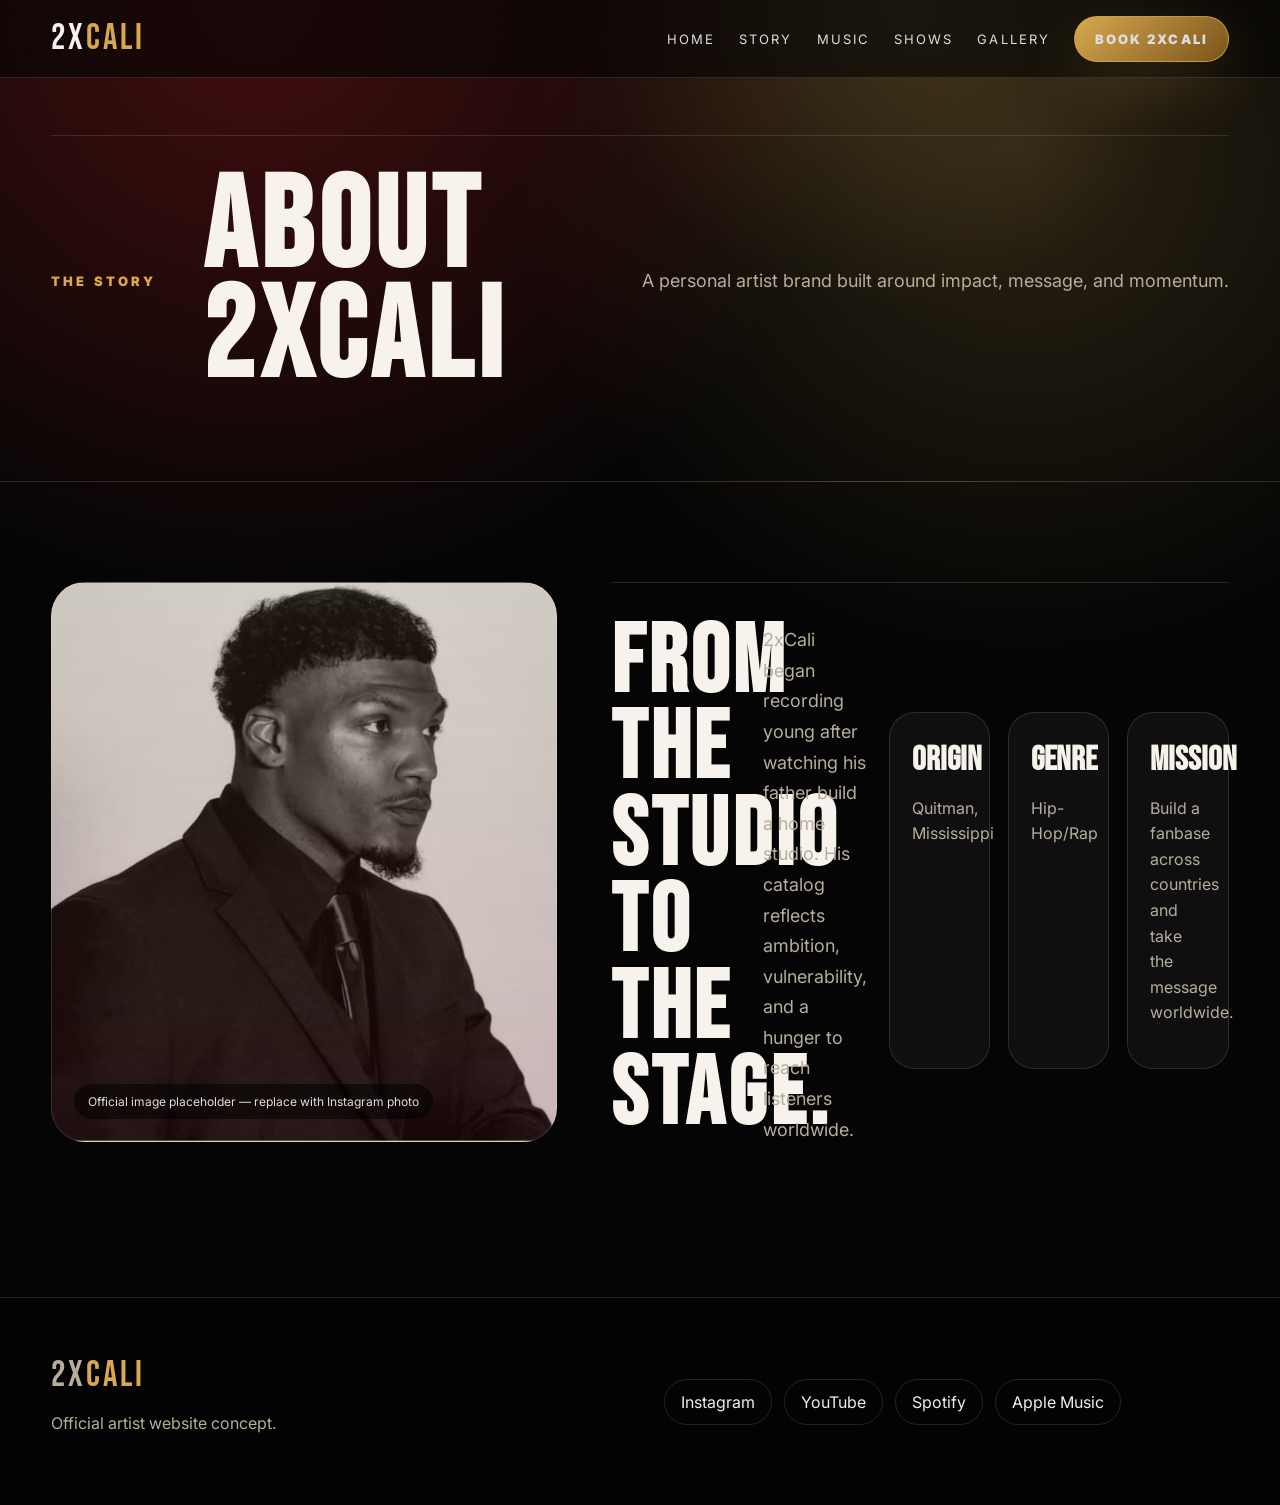
<file: about.html>
<!DOCTYPE html><html lang="en"><head><meta charset="UTF-8"><meta name="viewport" content="width=device-width,initial-scale=1"><title>2xCali | About</title><meta name="description" content="2xCali official about page"><link rel="preconnect" href="https://fonts.googleapis.com"><link rel="preconnect" href="https://fonts.gstatic.com" crossorigin><link href="https://fonts.googleapis.com/css2?family=Bebas+Neue&family=Inter:wght@400;600;800;900&display=swap" rel="stylesheet"><link rel="stylesheet" href="assets/styles.css"><link rel="icon" type="image/png" href="favicon.png"><link rel="shortcut icon" href="favicon.png"></head><body><header class="nav"><div class="nav-inner"><a class="brand" href="index.html">2x<span>CALI</span></a><button class="menu">☰</button><nav class="links"><a href="index.html">Home</a><a href="about.html">Story</a><a href="music.html">Music</a><a href="shows.html">Shows</a><a href="gallery.html">Gallery</a><a href="contact.html" class="cta">Book 2xCali</a></nav></div></header><section class="page-hero"><div class="container fade"><div class="eyebrow">The Story</div><h1>About 2xCali</h1><p class="lead">A personal artist brand built around impact, message, and momentum.</p></div></section><section class="section"><div class="container split"><div class="portrait fade"></div><div class="fade"><h2>From the studio to the stage.</h2><p class="lead">2xCali began recording young after watching his father build a home studio. His catalog reflects ambition, vulnerability, and a hunger to reach listeners worldwide.</p><div class="cards"><div class="card"><h3>Origin</h3><p>Quitman, Mississippi</p></div><div class="card"><h3>Genre</h3><p>Hip-Hop/Rap</p></div><div class="card"><h3>Mission</h3><p>Build a fanbase across countries and take the message worldwide.</p></div></div></div></div></section><footer class="footer"><div class="container split"><div><a class="brand" href="index.html">2x<span>CALI</span></a><p>Official artist website concept.</p></div><div class="socials"><a href="https://www.instagram.com/2xcali" target="_blank">Instagram</a><a href="https://www.youtube.com/@official2xcali1502" target="_blank">YouTube</a><a href="https://open.spotify.com/artist/7C4UHpyOzX5Bt34fuuVkRr" target="_blank">Spotify</a><a href="https://music.apple.com/us/artist/2xcali/1384316539" target="_blank">Apple Music</a></div></div></footer><script src="assets/script.js"></script></body></html>
</file>
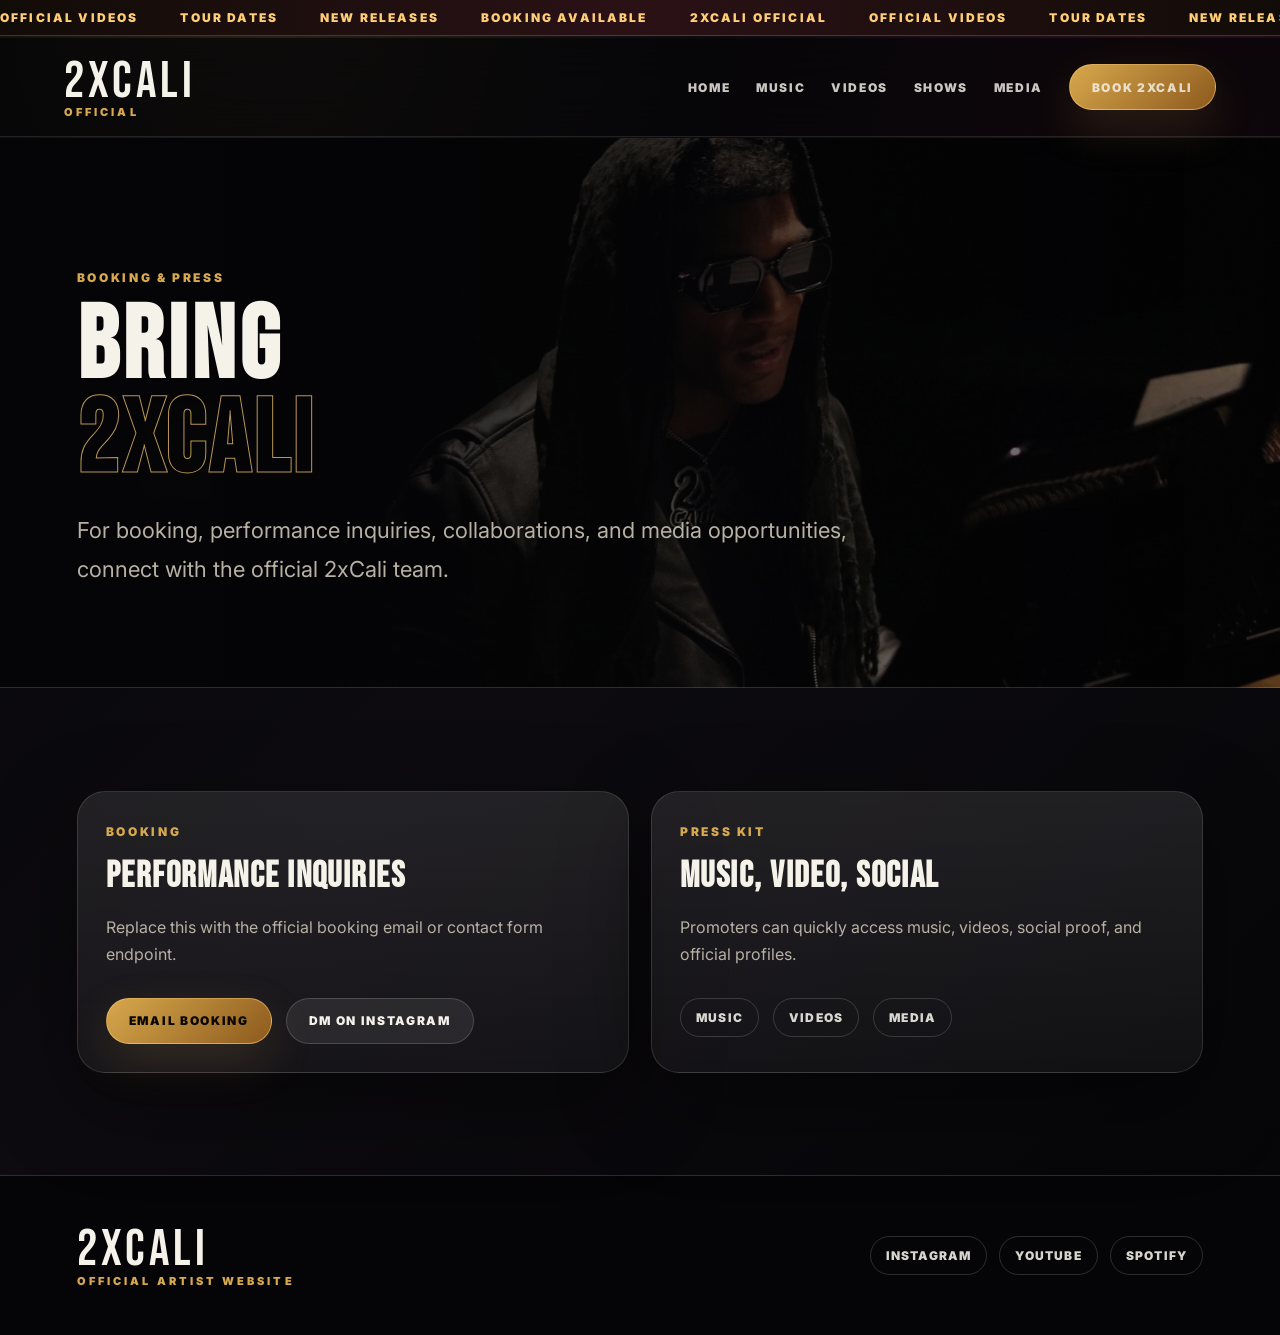
<file: booking.html>
<!DOCTYPE html>
<html lang="en">
<head>
  <meta charset="UTF-8">
  <link rel="icon" type="image/png" href="favicon.png">
  <link rel="shortcut icon" href="favicon.png">
  <meta name="viewport" content="width=device-width, initial-scale=1.0">
  <title>Booking | 2xCali</title>
  <link rel="preconnect" href="https://fonts.googleapis.com">
  <link rel="preconnect" href="https://fonts.gstatic.com" crossorigin>
  <link href="https://fonts.googleapis.com/css2?family=Bebas+Neue&family=Inter:wght@400;600;800;900&display=swap" rel="stylesheet">
  <link rel="stylesheet" href="css/styles.css">
</head>
<body>
  <div class="top-ticker"><div class="ticker-track"><span>Official Videos</span><span>Tour Dates</span><span>New Releases</span><span>Booking Available</span><span>2xCali Official</span><span>Official Videos</span><span>Tour Dates</span><span>New Releases</span><span>Booking Available</span><span>2xCali Official</span></div></div>
  <header class="site-header"><div class="nav-wrap"><a class="brand" href="index.html"><span class="brand-main">2xCali</span><span class="brand-sub">Official</span></a><button class="menu-btn">☰</button><nav class="nav-links"><a href="index.html">Home</a><a href="music.html">Music</a><a href="videos.html">Videos</a><a href="shows.html">Shows</a><a href="media.html">Media</a><a href="booking.html" class="nav-cta">Book 2xCali</a></nav></div></header>

  <main>
    <section class="page-hero">
      <span class="eyebrow">Booking & Press</span>
      <h1>Bring <span>2xCali</span></h1>
      <p>For booking, performance inquiries, collaborations, and media opportunities, connect with the official 2xCali team.</p>
    </section>

    <section class="section">
      <div class="grid-2">
        <article class="card">
          <span class="eyebrow">Booking</span>
          <h3>Performance inquiries</h3>
          <p>Replace this with the official booking email or contact form endpoint.</p>
          <div class="card-actions">
            <a class="btn" href="mailto:booking@example.com">Email Booking</a>
            <a class="btn secondary" href="https://www.instagram.com/2xcali" target="_blank" rel="noopener">DM on Instagram</a>
          </div>
        </article>

        <article class="card">
          <span class="eyebrow">Press Kit</span>
          <h3>Music, video, social</h3>
          <p>Promoters can quickly access music, videos, social proof, and official profiles.</p>
          <div class="card-actions">
            <a class="pill" href="music.html">Music</a>
            <a class="pill" href="videos.html">Videos</a>
            <a class="pill" href="media.html">Media</a>
          </div>
        </article>
      </div>
    </section>
  </main>

  <footer class="footer"><div class="footer-inner"><div class="brand"><span class="brand-main">2xCali</span><span class="brand-sub">Official Artist Website</span></div><div class="socials"><a class="pill" href="https://www.instagram.com/2xcali" target="_blank">Instagram</a><a class="pill" href="https://www.youtube.com/@official2xcali1502/videos" target="_blank">YouTube</a><a class="pill" href="https://open.spotify.com/artist/7C4UHpyOzX5Bt34fuuVkRr" target="_blank">Spotify</a></div></div></footer>
  <script src="js/script.js"></script>
</body>
</html>
</file>
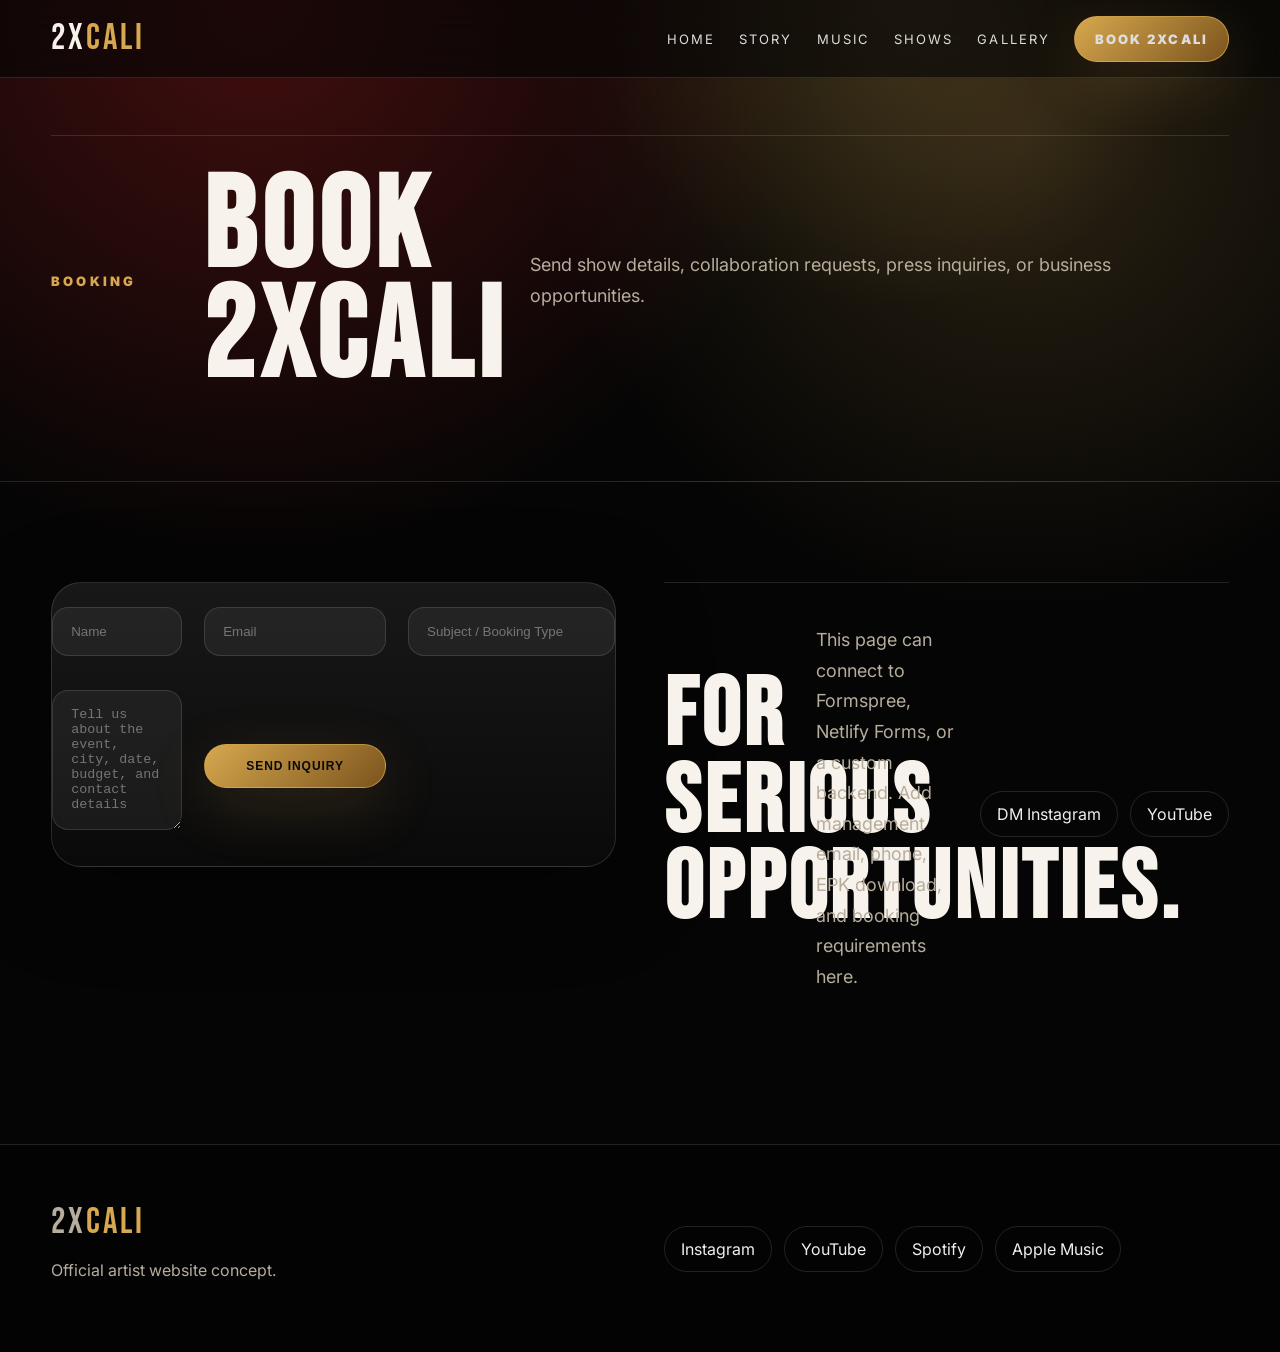
<file: contact.html>
<!DOCTYPE html><html lang="en"><head><meta charset="UTF-8"><link rel="icon" type="image/png" href="favicon.png"><link rel="shortcut icon" href="favicon.png"><meta name="viewport" content="width=device-width,initial-scale=1"><title>2xCali | Contact</title><meta name="description" content="2xCali official contact page"><link rel="preconnect" href="https://fonts.googleapis.com"><link rel="preconnect" href="https://fonts.gstatic.com" crossorigin><link href="https://fonts.googleapis.com/css2?family=Bebas+Neue&family=Inter:wght@400;600;800;900&display=swap" rel="stylesheet"><link rel="stylesheet" href="assets/styles.css"></head><body><header class="nav"><div class="nav-inner"><a class="brand" href="index.html">2x<span>CALI</span></a><button class="menu">☰</button><nav class="links"><a href="index.html">Home</a><a href="about.html">Story</a><a href="music.html">Music</a><a href="shows.html">Shows</a><a href="gallery.html">Gallery</a><a href="contact.html" class="cta">Book 2xCali</a></nav></div></header><section class="page-hero"><div class="container fade"><div class="eyebrow">Booking</div><h1>Book 2xCali</h1><p class="lead">Send show details, collaboration requests, press inquiries, or business opportunities.</p></div></section><section class="section"><div class="container split"><form class="panel fade" action="https://formspree.io/f/your-form-id" method="POST"><input name="name" placeholder="Name" required><input name="email" type="email" placeholder="Email" required><input name="subject" placeholder="Subject / Booking Type"><textarea name="message" placeholder="Tell us about the event, city, date, budget, and contact details"></textarea><button class="btn" type="submit">Send Inquiry</button></form><div class="fade"><h2>For serious opportunities.</h2><p class="lead">This page can connect to Formspree, Netlify Forms, or a custom backend. Add management email, phone, EPK download, and booking requirements here.</p><div class="socials"><a href="https://www.instagram.com/2xcali" target="_blank">DM Instagram</a><a href="https://www.youtube.com/@official2xcali1502" target="_blank">YouTube</a></div></div></div></section><footer class="footer"><div class="container split"><div><a class="brand" href="index.html">2x<span>CALI</span></a><p>Official artist website concept.</p></div><div class="socials"><a href="https://www.instagram.com/2xcali" target="_blank">Instagram</a><a href="https://www.youtube.com/@official2xcali1502" target="_blank">YouTube</a><a href="https://open.spotify.com/artist/7C4UHpyOzX5Bt34fuuVkRr" target="_blank">Spotify</a><a href="https://music.apple.com/us/artist/2xcali/1384316539" target="_blank">Apple Music</a></div></div></footer><script src="assets/script.js"></script></body></html>
</file>
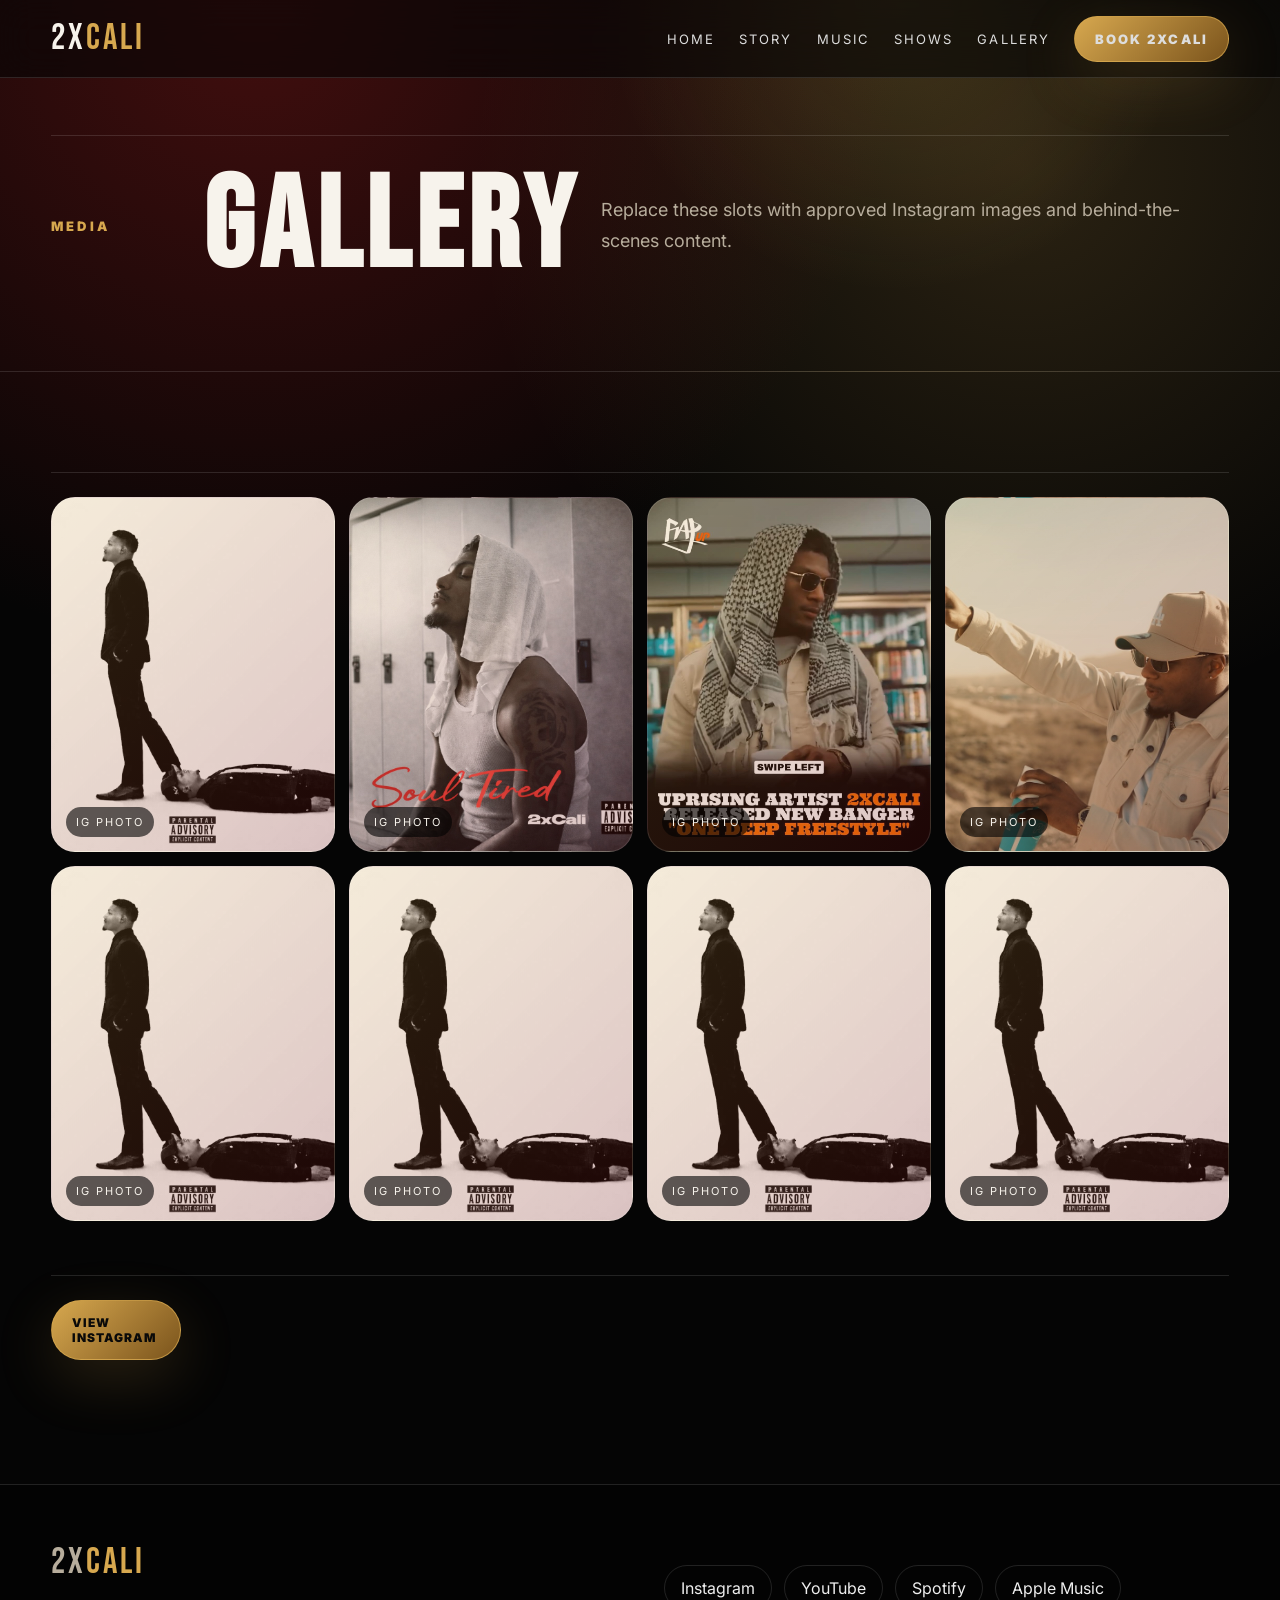
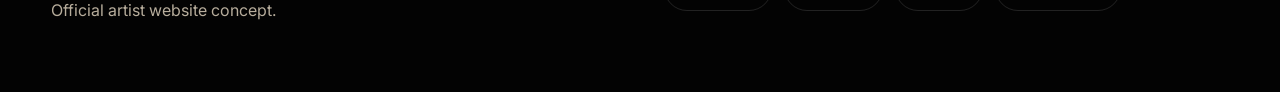
<file: gallery.html>
<!DOCTYPE html><html lang="en"><head><meta charset="UTF-8"><link rel="icon" type="image/png" href="favicon.png"><link rel="shortcut icon" href="favicon.png"><meta name="viewport" content="width=device-width,initial-scale=1"><title>2xCali | Gallery</title><meta name="description" content="2xCali official gallery page"><link rel="preconnect" href="https://fonts.googleapis.com"><link rel="preconnect" href="https://fonts.gstatic.com" crossorigin><link href="https://fonts.googleapis.com/css2?family=Bebas+Neue&family=Inter:wght@400;600;800;900&display=swap" rel="stylesheet"><link rel="stylesheet" href="assets/styles.css"></head><body><header class="nav"><div class="nav-inner"><a class="brand" href="index.html">2x<span>CALI</span></a><button class="menu">☰</button><nav class="links"><a href="index.html">Home</a><a href="about.html">Story</a><a href="music.html">Music</a><a href="shows.html">Shows</a><a href="gallery.html">Gallery</a><a href="contact.html" class="cta">Book 2xCali</a></nav></div></header><section class="page-hero"><div class="container fade"><div class="eyebrow">Media</div><h1>Gallery</h1><p class="lead">Replace these slots with approved Instagram images and behind-the-scenes content.</p></div></section><section class="section"><div class="container"><div class="gallery fade"><div class="shot"></div><div class="shot"></div><div class="shot"></div><div class="shot"></div><div class="shot"></div><div class="shot"></div><div class="shot"></div><div class="shot"></div></div><div class="actions fade"><a class="btn" target="_blank" href="https://www.instagram.com/2xcali">View Instagram</a></div></div></section><footer class="footer"><div class="container split"><div><a class="brand" href="index.html">2x<span>CALI</span></a><p>Official artist website concept.</p></div><div class="socials"><a href="https://www.instagram.com/2xcali" target="_blank">Instagram</a><a href="https://www.youtube.com/@official2xcali1502" target="_blank">YouTube</a><a href="https://open.spotify.com/artist/7C4UHpyOzX5Bt34fuuVkRr" target="_blank">Spotify</a><a href="https://music.apple.com/us/artist/2xcali/1384316539" target="_blank">Apple Music</a></div></div></footer><script src="assets/script.js"></script></body></html>
</file>
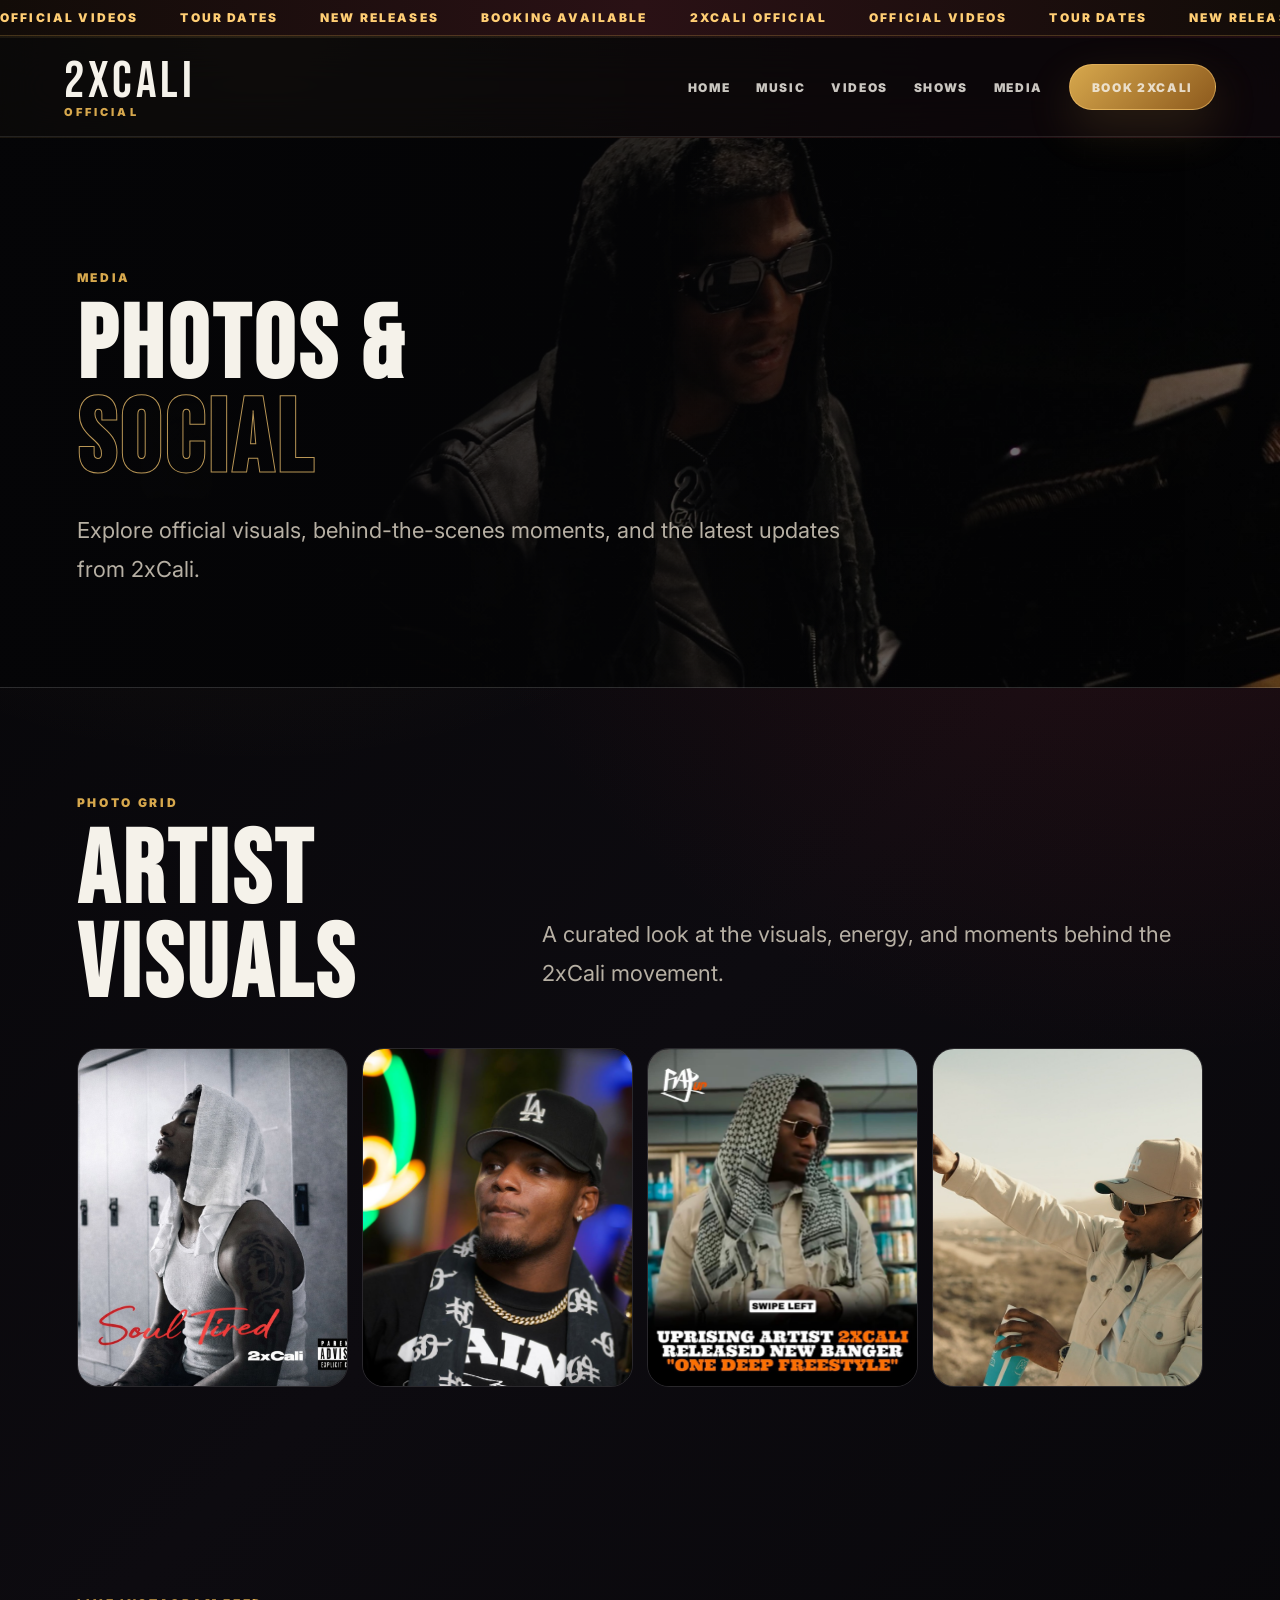
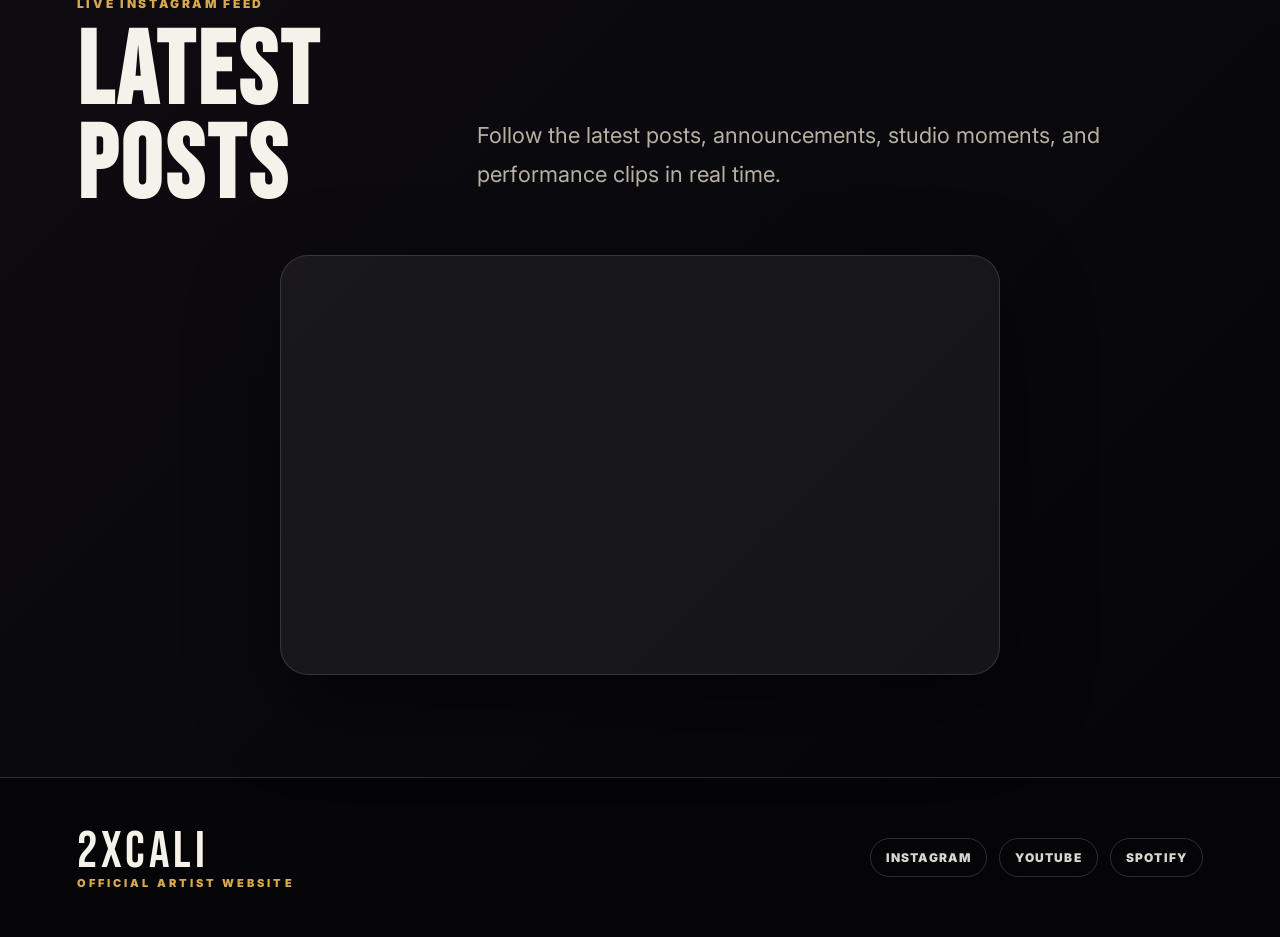
<file: media.html>
<!DOCTYPE html>
<html lang="en">
<head>
  <meta charset="UTF-8">
  <link rel="icon" type="image/png" href="favicon.png"><link rel="shortcut icon" href="favicon.png">
  <meta name="viewport" content="width=device-width, initial-scale=1.0">
  <title>Media | 2xCali</title>

  <link rel="preconnect" href="https://fonts.googleapis.com">
  <link rel="preconnect" href="https://fonts.gstatic.com" crossorigin>
  <link href="https://fonts.googleapis.com/css2?family=Bebas+Neue&family=Inter:wght@400;600;800;900&display=swap" rel="stylesheet">

  <link rel="stylesheet" href="css/styles.css">

  <!-- 🔥 FIX: Instagram styling override -->
  <style>
    .instagram-wrap {
      display: flex;
      justify-content: center;
      margin-top: 40px;
    }

    .instagram-feed {
      width: 100%;
      max-width: 720px;
    }

    .instagram-feed > div {
      width: 100% !important;
      max-width: 720px !important;
    }
  </style>

</head>
<body>

  <div class="top-ticker">
    <div class="ticker-track">
      <span>Official Videos</span>
      <span>Tour Dates</span>
      <span>New Releases</span>
      <span>Booking Available</span>
      <span>2xCali Official</span>
      <span>Official Videos</span>
      <span>Tour Dates</span>
      <span>New Releases</span>
      <span>Booking Available</span>
      <span>2xCali Official</span>
    </div>
  </div>

  <header class="site-header">
    <div class="nav-wrap">
      <a class="brand" href="index.html">
        <span class="brand-main">2xCali</span>
        <span class="brand-sub">Official</span>
      </a>

      <button class="menu-btn">☰</button>

      <nav class="nav-links">
        <a href="index.html">Home</a>
        <a href="music.html">Music</a>
        <a href="videos.html">Videos</a>
        <a href="shows.html">Shows</a>
        <a href="media.html">Media</a>
        <a href="booking.html" class="nav-cta">Book 2xCali</a>
      </nav>
    </div>
  </header>

  <main>

    <section class="page-hero">
      <span class="eyebrow">Media</span>
      <h1>Photos & <span>Social</span></h1>
      <p>Explore official visuals, behind-the-scenes moments, and the latest updates from 2xCali.</p>
    </section>

    <section class="section">
      <div class="section-header">
        <div>
          <span class="eyebrow">Photo Grid</span>
          <h2>Artist visuals</h2>
        </div>
        <p class="section-lead">A curated look at the visuals, energy, and moments behind the 2xCali movement.</p>
      </div>

      <div class="gallery-grid">
        <img src="images/photo-1.jpg" alt="2xCali photo 1">
        <img src="images/photo-2.jpg" alt="2xCali photo 2">
        <img src="images/photo-3.jpg" alt="2xCali photo 3">
        <img src="images/photo-4.jpg" alt="2xCali photo 4">
      </div>
    </section>

    <section class="section">
      <div class="section-header">
        <div>
          <span class="eyebrow">Live Instagram Feed</span>
          <h2>Latest posts</h2>
        </div>
        <p class="section-lead">Follow the latest posts, announcements, studio moments, and performance clips in real time.</p>
      </div>

      <!-- ✅ FIXED / CENTERED FEED -->
      <div class="instagram-wrap">
        <div class="instagram-feed">
          <script src="https://elfsightcdn.com/platform.js" async></script>
          <div class="elfsight-app-9d031ec8-5813-4072-b654-23bde0fc62b7" data-elfsight-app-lazy></div>
        </div>
      </div>

    </section>

  </main>

  <footer class="footer">
    <div class="footer-inner">
      <div class="brand">
        <span class="brand-main">2xCali</span>
        <span class="brand-sub">Official Artist Website</span>
      </div>

      <div class="socials">
        <a class="pill" href="https://www.instagram.com/2xcali" target="_blank">Instagram</a>
        <a class="pill" href="https://www.youtube.com/@official2xcali1502/videos" target="_blank">YouTube</a>
        <a class="pill" href="https://open.spotify.com/artist/7C4UHpyOzX5Bt34fuuVkRr" target="_blank">Spotify</a>
      </div>
    </div>
  </footer>

  <script src="js/script.js"></script>

</body>
</html>
</file>
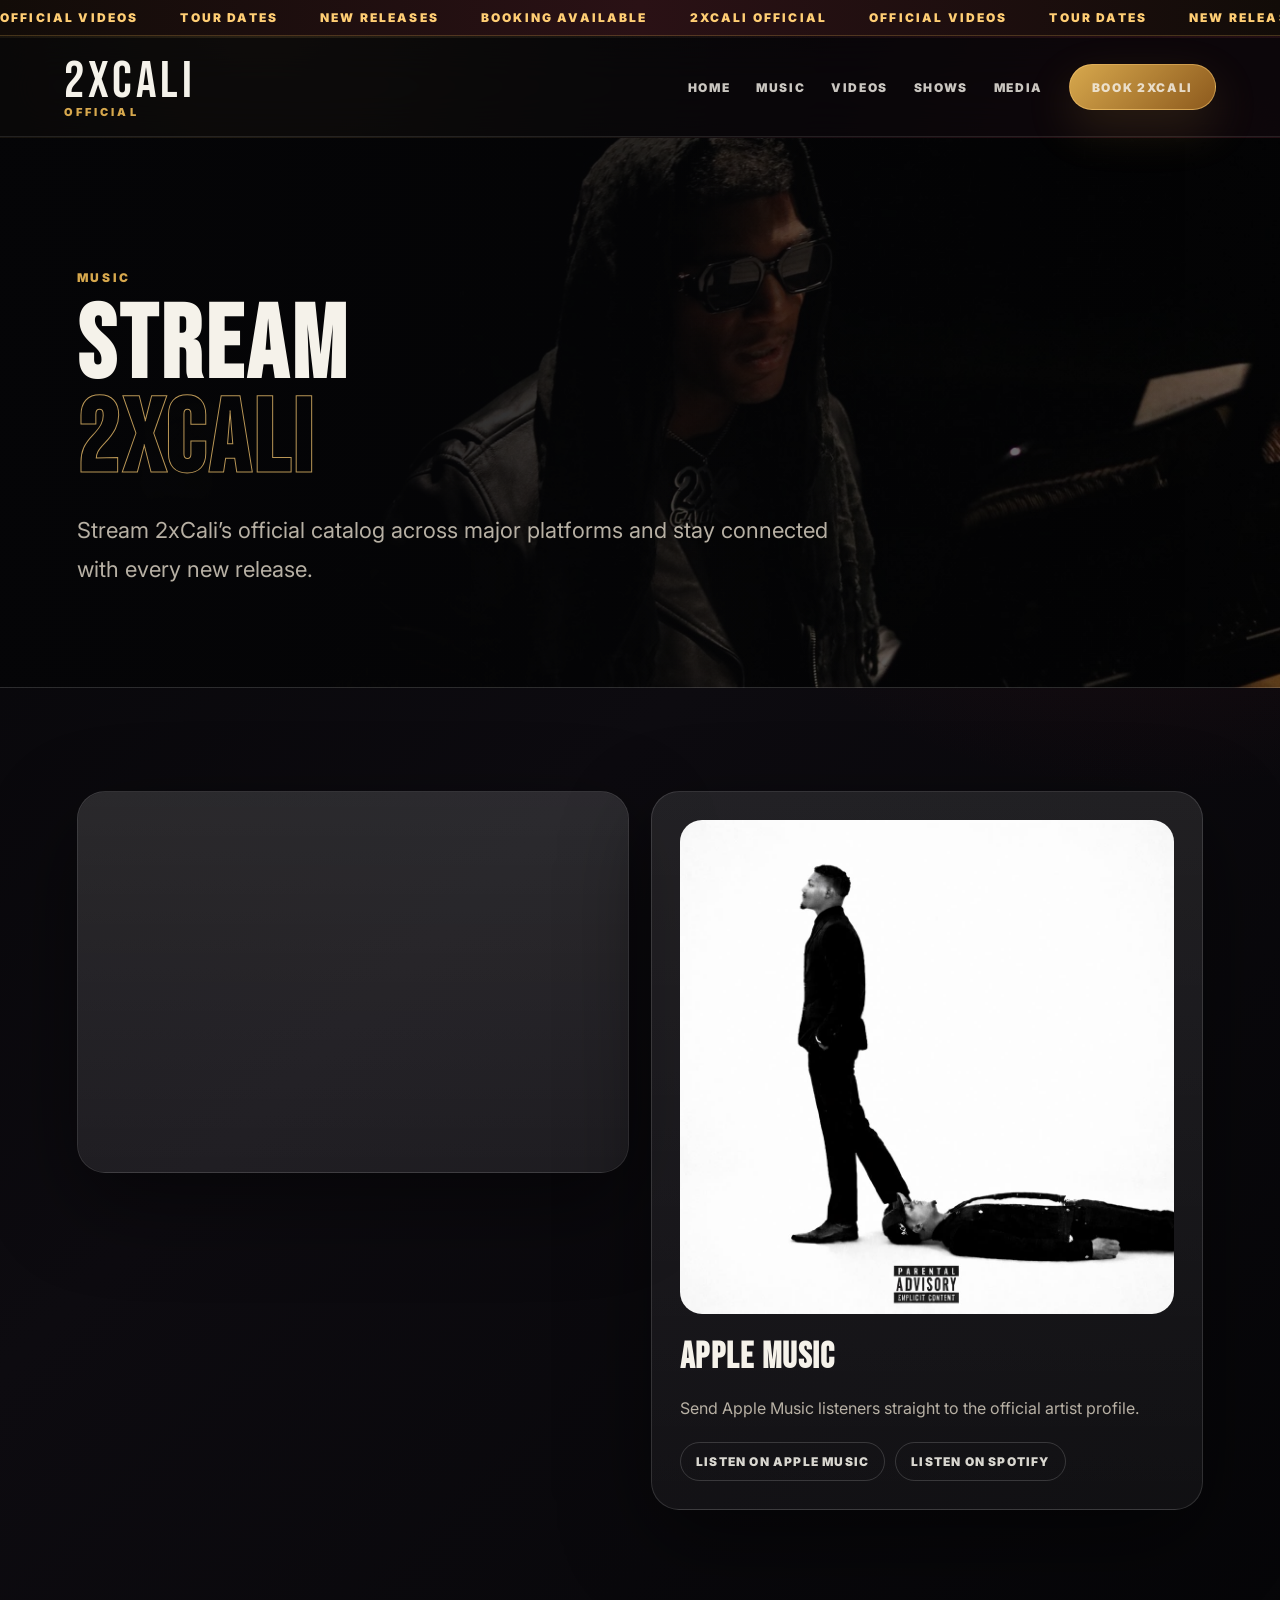
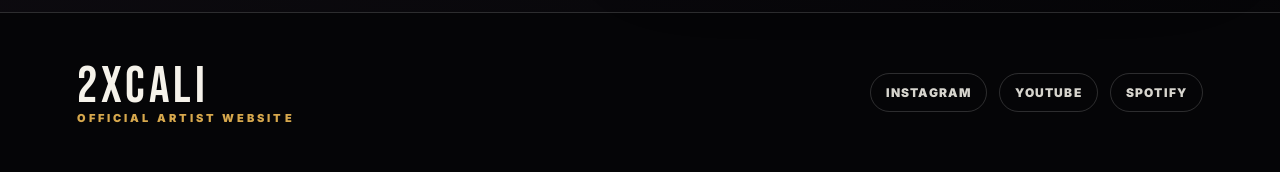
<file: music.html>
<!DOCTYPE html>
<html lang="en">
<head>
  <meta charset="UTF-8">
  <link rel="icon" type="image/png" href="favicon.png"><link rel="shortcut icon" href="favicon.png">
  <meta name="viewport" content="width=device-width, initial-scale=1.0">
  <title>Music | 2xCali</title>
  <link rel="preconnect" href="https://fonts.googleapis.com">
  <link rel="preconnect" href="https://fonts.gstatic.com" crossorigin>
  <link href="https://fonts.googleapis.com/css2?family=Bebas+Neue&family=Inter:wght@400;600;800;900&display=swap" rel="stylesheet">
  <link rel="stylesheet" href="css/styles.css">

  <style>
    .spotify-frame {
      width: 100%;
      min-height: 380px;
      border-radius: 28px;
      overflow: hidden;
      background: rgba(255,255,255,0.04);
    }

    .spotify-frame iframe {
      width: 100%;
      height: 380px;
      border: none;
      display: block;
    }

    .music-page-card {
      height: fit-content;
    }

    @media (max-width: 900px) {
      .spotify-frame {
        min-height: 360px;
      }

      .spotify-frame iframe {
        height: 360px;
      }
    }
  </style>
</head>
<body>
  <div class="top-ticker"><div class="ticker-track"><span>Official Videos</span><span>Tour Dates</span><span>New Releases</span><span>Booking Available</span><span>2xCali Official</span><span>Official Videos</span><span>Tour Dates</span><span>New Releases</span><span>Booking Available</span><span>2xCali Official</span></div></div>
  <header class="site-header"><div class="nav-wrap"><a class="brand" href="index.html"><span class="brand-main">2xCali</span><span class="brand-sub">Official</span></a><button class="menu-btn">☰</button><nav class="nav-links"><a href="index.html">Home</a><a href="music.html">Music</a><a href="videos.html">Videos</a><a href="shows.html">Shows</a><a href="media.html">Media</a><a href="booking.html" class="nav-cta">Book 2xCali</a></nav></div></header>

  <main>
    <section class="page-hero">
      <span class="eyebrow">Music</span>
      <h1>Stream <span>2xCali</span></h1>
      <p>Stream 2xCali’s official catalog across major platforms and stay connected with every new release.</p>
    </section>

    <section class="section">
      <div class="grid-2">
        <article class="embed-card music-page-card">
          <div class="spotify-frame">
            <iframe style="border-radius:28px" src="https://open.spotify.com/embed/artist/7C4UHpyOzX5Bt34fuuVkRr?utm_source=generator" allow="autoplay; clipboard-write; encrypted-media; fullscreen; picture-in-picture" loading="lazy"></iframe>
          </div>
        </article>

        <article class="release-card music-page-card">
          <div class="release-art"></div>
          <h3>Apple Music</h3>
          <p>Send Apple Music listeners straight to the official artist profile.</p>
          <div class="music-links">
            <a class="pill" href="https://music.apple.com/us/artist/2xcali/1384316539" target="_blank" rel="noopener">Listen on Apple Music</a>
            <a class="pill" href="https://open.spotify.com/artist/7C4UHpyOzX5Bt34fuuVkRr" target="_blank" rel="noopener">Listen on Spotify</a>
          </div>
        </article>
      </div>
    </section>
  </main>

  <footer class="footer"><div class="footer-inner"><div class="brand"><span class="brand-main">2xCali</span><span class="brand-sub">Official Artist Website</span></div><div class="socials"><a class="pill" href="https://www.instagram.com/2xcali" target="_blank">Instagram</a><a class="pill" href="https://www.youtube.com/@official2xcali1502/videos" target="_blank">YouTube</a><a class="pill" href="https://open.spotify.com/artist/7C4UHpyOzX5Bt34fuuVkRr" target="_blank">Spotify</a></div></div></footer>
  <script src="js/script.js"></script>
</body>
</html>
</file>
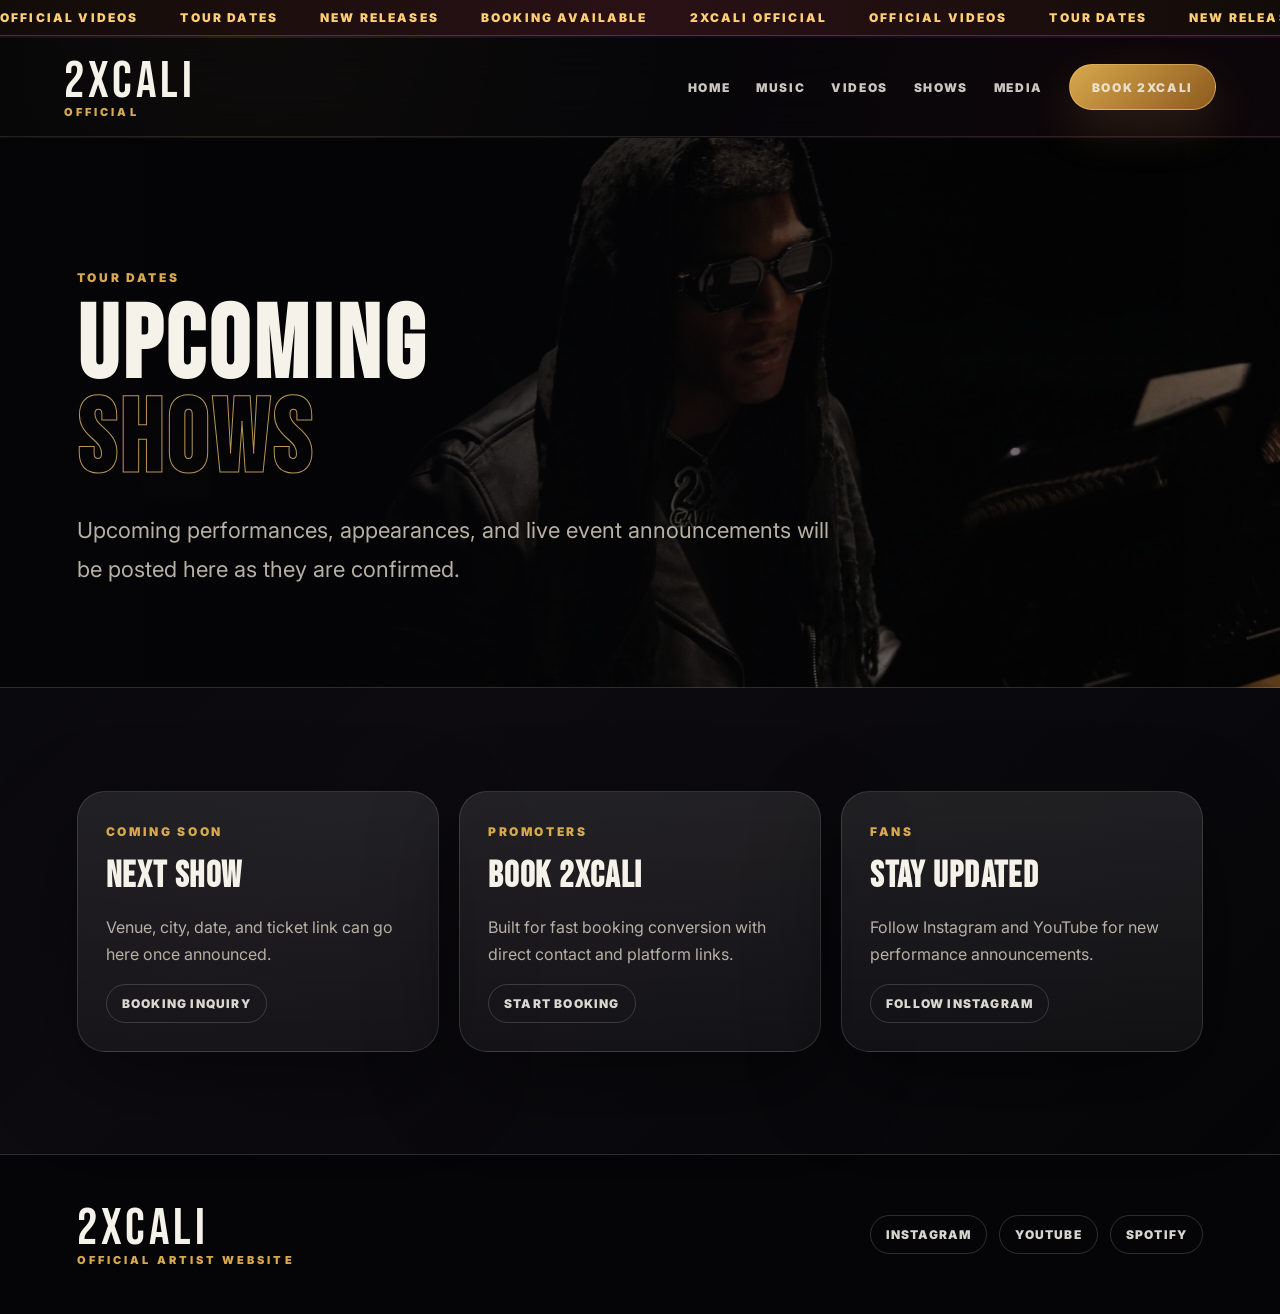
<file: shows.html>
<!DOCTYPE html>
<html lang="en">
<head>
  <meta charset="UTF-8">
  <meta name="viewport" content="width=device-width, initial-scale=1.0">
  <title>Shows | 2xCali</title>
  <link rel="preconnect" href="https://fonts.googleapis.com">
  <link rel="preconnect" href="https://fonts.gstatic.com" crossorigin>
  <link href="https://fonts.googleapis.com/css2?family=Bebas+Neue&family=Inter:wght@400;600;800;900&display=swap" rel="stylesheet">
  <link rel="stylesheet" href="css/styles.css">
</head>
<body>
  <div class="top-ticker"><div class="ticker-track"><span>Official Videos</span><span>Tour Dates</span><span>New Releases</span><span>Booking Available</span><span>2xCali Official</span><span>Official Videos</span><span>Tour Dates</span><span>New Releases</span><span>Booking Available</span><span>2xCali Official</span></div></div>
  <header class="site-header"><div class="nav-wrap"><a class="brand" href="index.html"><span class="brand-main">2xCali</span><span class="brand-sub">Official</span></a><button class="menu-btn">☰</button><nav class="nav-links"><a href="index.html">Home</a><a href="music.html">Music</a><a href="videos.html">Videos</a><a href="shows.html">Shows</a><a href="media.html">Media</a><a href="booking.html" class="nav-cta">Book 2xCali</a></nav></div></header>

  <main>
    <section class="page-hero">
      <span class="eyebrow">Tour Dates</span>
      <h1>Upcoming <span>Shows</span></h1>
      <p>Upcoming performances, appearances, and live event announcements will be posted here as they are confirmed.</p>
    </section>

    <section class="section">
      <div class="grid-3">
        <article class="show-card">
          <span class="eyebrow">Coming Soon</span>
          <h3>Next Show</h3>
          <p>Venue, city, date, and ticket link can go here once announced.</p>
          <a class="pill" href="booking.html">Booking Inquiry</a>
        </article>

        <article class="show-card">
          <span class="eyebrow">Promoters</span>
          <h3>Book 2xCali</h3>
          <p>Built for fast booking conversion with direct contact and platform links.</p>
          <a class="pill" href="booking.html">Start Booking</a>
        </article>

        <article class="show-card">
          <span class="eyebrow">Fans</span>
          <h3>Stay Updated</h3>
          <p>Follow Instagram and YouTube for new performance announcements.</p>
          <a class="pill" href="https://www.instagram.com/2xcali" target="_blank" rel="noopener">Follow Instagram</a>
        </article>
      </div>
    </section>
  </main>

  <footer class="footer"><div class="footer-inner"><div class="brand"><span class="brand-main">2xCali</span><span class="brand-sub">Official Artist Website</span></div><div class="socials"><a class="pill" href="https://www.instagram.com/2xcali" target="_blank">Instagram</a><a class="pill" href="https://www.youtube.com/@official2xcali1502/videos" target="_blank">YouTube</a><a class="pill" href="https://open.spotify.com/artist/7C4UHpyOzX5Bt34fuuVkRr" target="_blank">Spotify</a></div></div></footer>
  <script src="js/script.js"></script>
</body>
</html>
</file>
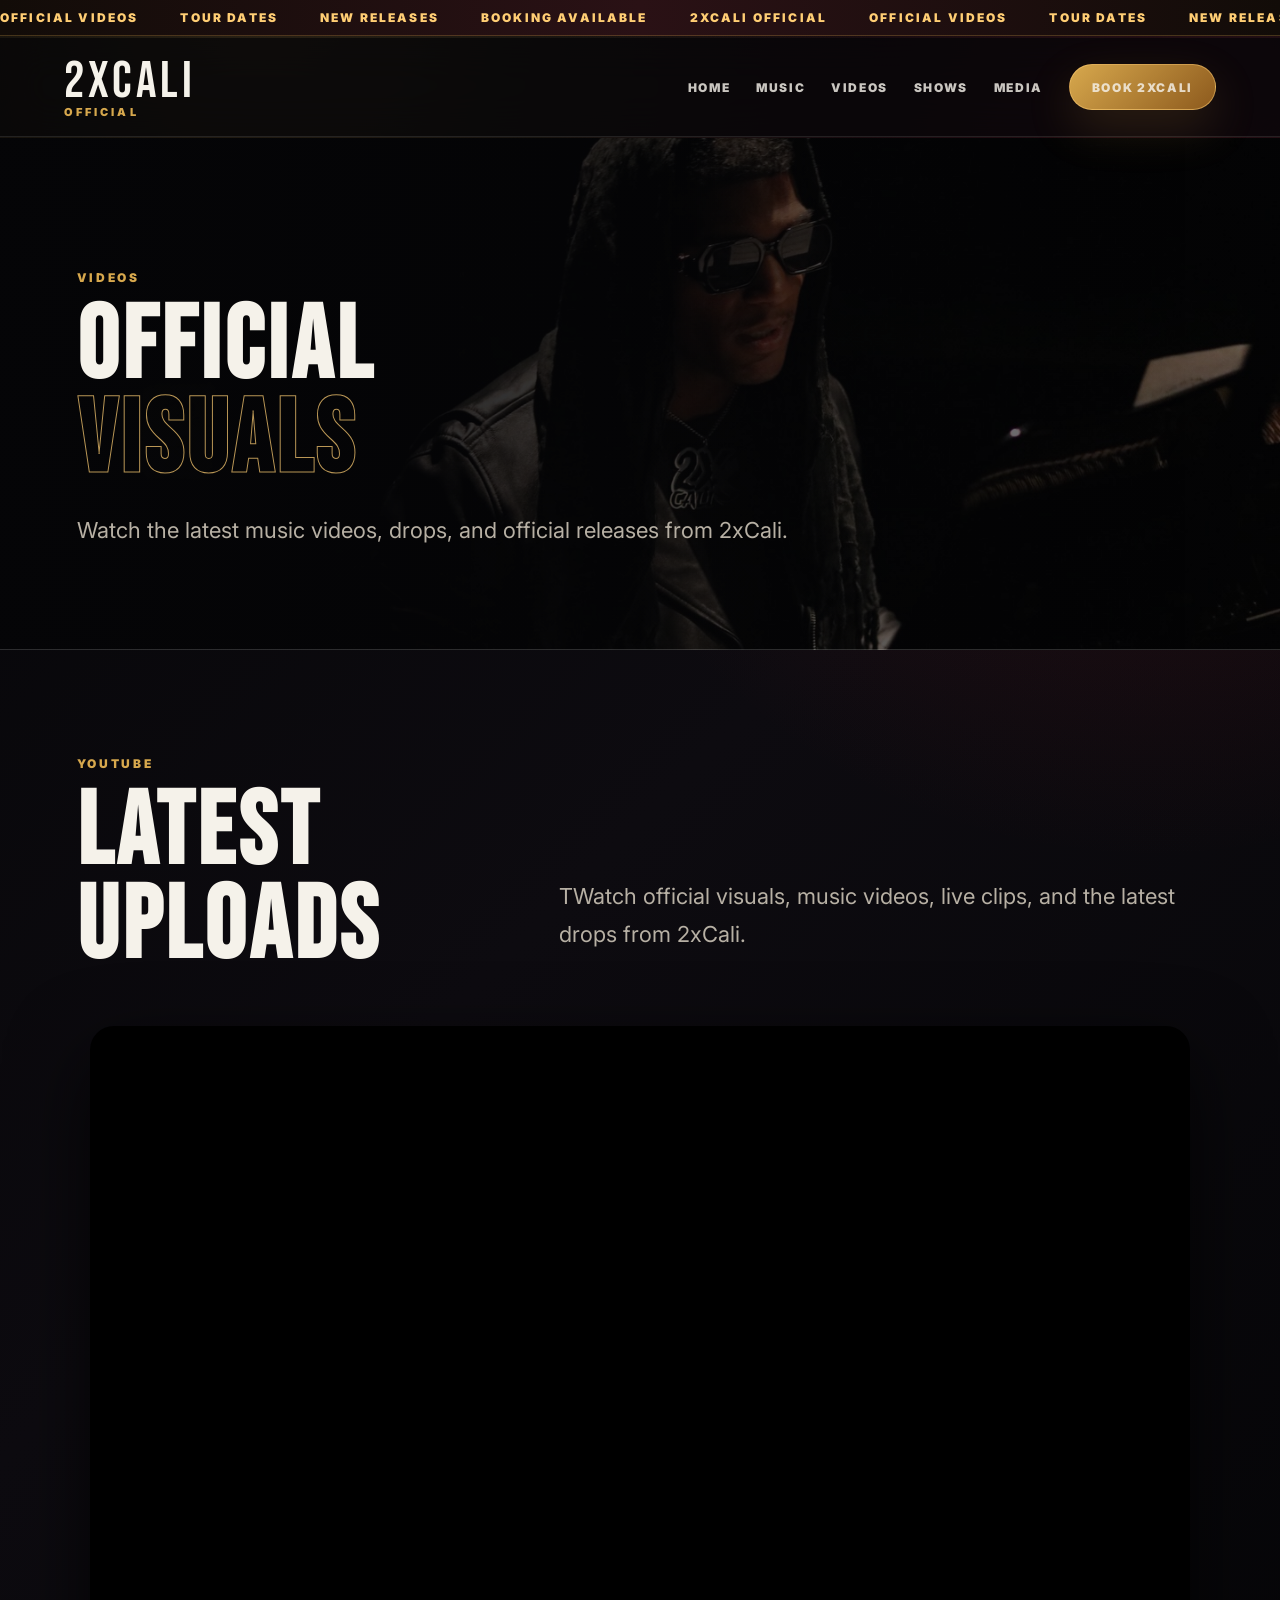
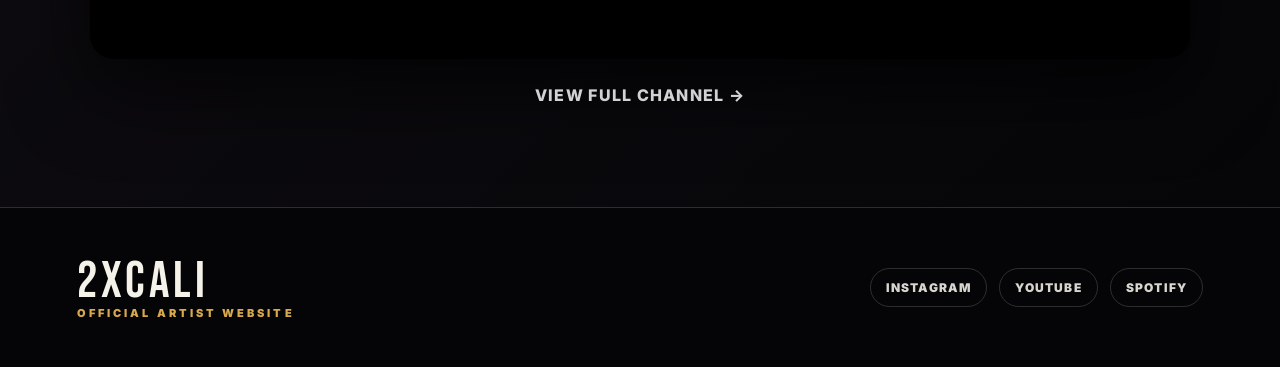
<file: videos.html>
<!DOCTYPE html>
<html lang="en">
<head>
  <meta charset="UTF-8">
  <meta name="viewport" content="width=device-width, initial-scale=1.0">
  <title>Videos | 2xCali</title>

  <link rel="preconnect" href="https://fonts.googleapis.com">
  <link rel="preconnect" href="https://fonts.gstatic.com" crossorigin>
  <link href="https://fonts.googleapis.com/css2?family=Bebas+Neue&family=Inter:wght@400;600;800;900&display=swap" rel="stylesheet">

  <link rel="stylesheet" href="css/styles.css">

  <style>
    .video-wrap {
      position: relative;
      width: 100%;
      max-width: 1100px;
      margin: 50px auto 0;
      padding-top: 56.25%;
      border-radius: 24px;
      overflow: hidden;
      background: #000;
      box-shadow: 0 30px 80px rgba(0,0,0,0.7);
    }

    .video-wrap iframe {
      position: absolute;
      inset: 0;
      width: 100%;
      height: 100%;
      border: none;
    }

    .youtube-cta {
      text-align: center;
      margin-top: 26px;
    }

    .youtube-cta a {
      color: #fff;
      text-decoration: none;
      font-weight: 800;
      letter-spacing: .08em;
      text-transform: uppercase;
      opacity: .82;
      transition: .25s ease;
    }

    .youtube-cta a:hover {
      opacity: 1;
    }
  </style>
</head>

<body>
  <div class="top-ticker">
    <div class="ticker-track">
      <span>Official Videos</span>
      <span>Tour Dates</span>
      <span>New Releases</span>
      <span>Booking Available</span>
      <span>2xCali Official</span>
      <span>Official Videos</span>
      <span>Tour Dates</span>
      <span>New Releases</span>
      <span>Booking Available</span>
      <span>2xCali Official</span>
    </div>
  </div>

  <header class="site-header">
    <div class="nav-wrap">
      <a class="brand" href="index.html">
        <span class="brand-main">2xCali</span>
        <span class="brand-sub">Official</span>
      </a>

      <button class="menu-btn">☰</button>

      <nav class="nav-links">
        <a href="index.html">Home</a>
        <a href="music.html">Music</a>
        <a href="videos.html">Videos</a>
        <a href="shows.html">Shows</a>
        <a href="media.html">Media</a>
        <a href="booking.html" class="nav-cta">Book 2xCali</a>
      </nav>
    </div>
  </header>

  <main>
    <section class="page-hero">
      <span class="eyebrow">Videos</span>
      <h1>Official <span>Visuals</span></h1>
      <p>Watch the latest music videos, drops, and official releases from 2xCali.</p>
    </section>

    <section class="section">
      <div class="section-header">
        <div>
          <span class="eyebrow">YouTube</span>
          <h2>Latest uploads</h2>
        </div>
        <p class="section-lead">TWatch official visuals, music videos, live clips, and the latest drops from 2xCali.</p>
      </div>

      <div class="video-wrap">
        <iframe
          src="https://www.youtube.com/embed/videoseries?list=UUxMlP2ej23_o5Yg48VudG0w"
          title="2xCali YouTube Videos"
          allow="accelerometer; autoplay; clipboard-write; encrypted-media; gyroscope; picture-in-picture; web-share"
          allowfullscreen>
        </iframe>
      </div>

      <div class="youtube-cta">
        <a href="https://www.youtube.com/@official2xcali1502/videos" target="_blank">View Full Channel →</a>
      </div>
    </section>
  </main>

  <footer class="footer">
    <div class="footer-inner">
      <div class="brand">
        <span class="brand-main">2xCali</span>
        <span class="brand-sub">Official Artist Website</span>
      </div>

      <div class="socials">
        <a class="pill" href="https://www.instagram.com/2xcali" target="_blank">Instagram</a>
        <a class="pill" href="https://www.youtube.com/@official2xcali1502/videos" target="_blank">YouTube</a>
        <a class="pill" href="https://open.spotify.com/artist/7C4UHpyOzX5Bt34fuuVkRr" target="_blank">Spotify</a>
      </div>
    </div>
  </footer>

  <script src="js/script.js"></script>
</body>
</html>
</file>
<file: assets/styles.css>
:root{
  --bg:#050505;--panel:#0c0c0f;--text:#f7f3ec;--muted:#b7ad9c;--gold:#d7a84f;--red:#761616;--line:rgba(255,255,255,.12);
}
*{box-sizing:border-box}html{scroll-behavior:smooth}body{margin:0;font-family:Inter,Arial,sans-serif;background:radial-gradient(circle at 20% 0%,rgba(118,22,22,.55),transparent 33%),radial-gradient(circle at 80% 10%,rgba(215,168,79,.18),transparent 30%),var(--bg);color:var(--text);overflow-x:hidden}a{color:inherit;text-decoration:none}.container{width:min(1180px,92%);margin:auto}.nav{position:fixed;inset:0 0 auto 0;height:78px;z-index:50;display:flex;align-items:center;border-bottom:1px solid var(--line);background:rgba(5,5,5,.62);backdrop-filter:blur(18px)}.nav-inner{width:min(1180px,92%);margin:auto;display:flex;align-items:center;justify-content:space-between}.brand{font-family:'Bebas Neue',Impact,sans-serif;font-size:36px;letter-spacing:.09em}.brand span{color:var(--gold)}.links{display:flex;gap:24px;align-items:center}.links a{font-size:13px;letter-spacing:.16em;text-transform:uppercase;color:#ddd}.cta,.btn{display:inline-flex;align-items:center;justify-content:center;gap:10px;border:1px solid rgba(215,168,79,.7);background:linear-gradient(135deg,var(--gold),#7b541c);color:#090909;padding:14px 20px;border-radius:999px;font-weight:900;letter-spacing:.08em;text-transform:uppercase;font-size:12px;box-shadow:0 18px 60px rgba(215,168,79,.18)}.ghost{background:rgba(255,255,255,.05);color:var(--text);border-color:var(--line)}.menu{display:none;background:none;border:1px solid var(--line);color:white;border-radius:12px;padding:10px 12px}.hero{min-height:100vh;display:grid;place-items:center;padding:130px 0 70px;position:relative}.hero:before{content:"";position:absolute;inset:0;background:linear-gradient(90deg,rgba(0,0,0,.86),rgba(0,0,0,.42)),url('images/2xcali-hero.jpg');background-size:cover;background-position:center;opacity:.55}.hero:after{content:"2xCALI";position:absolute;font-family:'Bebas Neue';font-size:19vw;letter-spacing:.1em;color:rgba(255,255,255,.035);bottom:2%;left:50%;transform:translateX(-50%);white-space:nowrap}.hero-content{position:relative;z-index:2;max-width:900px}.eyebrow{color:var(--gold);letter-spacing:.24em;text-transform:uppercase;font-weight:900;font-size:13px}.hero h1{font-family:'Bebas Neue';font-size:clamp(74px,13vw,172px);line-height:.82;margin:20px 0;text-transform:uppercase;letter-spacing:.045em}.hero p{font-size:clamp(18px,2.2vw,25px);line-height:1.55;color:#ddd;max-width:700px}.actions{display:flex;flex-wrap:wrap;gap:14px;margin-top:30px}.statbar{display:grid;grid-template-columns:repeat(4,1fr);gap:1px;background:var(--line);border:1px solid var(--line);margin-top:-35px;position:relative;z-index:3}.stat{background:rgba(12,12,15,.92);padding:26px}.stat strong{display:block;font-family:'Bebas Neue';font-size:34px;color:var(--gold)}.section{padding:100px 0}.split{display:grid;grid-template-columns:1fr 1fr;gap:48px;align-items:center}.section h2{font-family:'Bebas Neue';font-size:clamp(48px,8vw,96px);line-height:.9;margin:0 0 20px;letter-spacing:.04em}.lead{font-size:18px;line-height:1.7;color:var(--muted)}.panel{border:1px solid var(--line);background:linear-gradient(180deg,rgba(255,255,255,.08),rgba(255,255,255,.025));border-radius:30px;padding:28px;box-shadow:0 24px 90px rgba(0,0,0,.35)}.portrait{min-height:560px;background:linear-gradient(180deg,rgba(215,168,79,.1),rgba(118,22,22,.18)),url('images/2xcali-portrait.jpg');background-size:cover;background-position:center;border-radius:34px;border:1px solid var(--line);position:relative;overflow:hidden}.portrait:after{content:"Official image placeholder — replace with Instagram photo";position:absolute;left:22px;bottom:22px;color:#ddd;background:rgba(0,0,0,.55);padding:10px 14px;border-radius:999px;font-size:12px}.cards{display:grid;grid-template-columns:repeat(3,1fr);gap:20px}.card{border:1px solid var(--line);border-radius:26px;padding:24px;background:rgba(255,255,255,.045);transition:.25s}.card:hover{transform:translateY(-6px);border-color:rgba(215,168,79,.55)}.card h3{font-family:'Bebas Neue';font-size:34px;margin:0 0 10px}.card p,.card li{color:var(--muted);line-height:1.6}.release{display:grid;grid-template-columns:180px 1fr auto;gap:24px;align-items:center;border-top:1px solid var(--line);padding:24px 0}.cover{aspect-ratio:1;border-radius:22px;background:linear-gradient(135deg,#221,#741616 45%,#d7a84f);display:grid;place-items:center;font-family:'Bebas Neue';font-size:42px;color:rgba(255,255,255,.72)}.show{display:grid;grid-template-columns:130px 1fr auto;gap:22px;align-items:center;border-top:1px solid var(--line);padding:24px 0}.date{font-family:'Bebas Neue';font-size:42px;color:var(--gold)}.gallery{display:grid;grid-template-columns:repeat(4,1fr);gap:14px}.shot{aspect-ratio:4/5;border:1px solid var(--line);border-radius:24px;background:linear-gradient(135deg,rgba(215,168,79,.2),rgba(118,22,22,.25)),url('images/instagram-1.jpg');background-size:cover;background-position:center;position:relative;overflow:hidden}.shot:nth-child(2){background-image:linear-gradient(135deg,rgba(215,168,79,.2),rgba(118,22,22,.25)),url('images/instagram-2.jpg')}.shot:nth-child(3){background-image:linear-gradient(135deg,rgba(215,168,79,.2),rgba(118,22,22,.25)),url('images/instagram-3.jpg')}.shot:nth-child(4){background-image:linear-gradient(135deg,rgba(215,168,79,.2),rgba(118,22,22,.25)),url('images/instagram-4.jpg')}.shot:after{content:"IG PHOTO";position:absolute;left:14px;bottom:14px;background:rgba(0,0,0,.6);padding:8px 10px;border-radius:999px;font-size:11px;letter-spacing:.18em}.embed-grid{display:grid;grid-template-columns:1fr 1fr;gap:20px}.embed{border:1px solid var(--line);border-radius:28px;overflow:hidden;background:#111;min-height:352px}.footer{padding:56px 0;border-top:1px solid var(--line);background:#030303;color:var(--muted)}.socials{display:flex;flex-wrap:wrap;gap:12px}.socials a{border:1px solid var(--line);border-radius:999px;padding:12px 16px;color:#eee}.page-hero{padding:150px 0 70px;border-bottom:1px solid var(--line);background:radial-gradient(circle at 70% 0%,rgba(215,168,79,.18),transparent 30%)}input,textarea{width:100%;padding:16px 18px;border-radius:16px;border:1px solid var(--line);background:rgba(255,255,255,.06);color:white;margin-bottom:12px}textarea{min-height:140px}.fade{opacity:0;transform:translateY(26px);transition:.7s}.fade.show{opacity:1;transform:none}@media(max-width:860px){.links{display:none;position:absolute;top:78px;left:4%;right:4%;padding:18px;flex-direction:column;align-items:flex-start;background:rgba(8,8,10,.96);border:1px solid var(--line);border-radius:20px}.links.open{display:flex}.menu{display:block}.hero{text-align:left}.statbar,.split,.cards,.embed-grid{grid-template-columns:1fr}.release,.show{grid-template-columns:1fr}.gallery{grid-template-columns:1fr 1fr}.portrait{min-height:430px}.nav{height:72px}.brand{font-size:30px}}@media(max-width:520px){.gallery{grid-template-columns:1fr}.hero h1{font-size:78px}.section{padding:74px 0}.actions .btn,.actions .cta{width:100%}}

/* === FIXED PREMIUM LAYOUT PATCH === */
.page-hero{padding:135px 0 55px;}
.page-hero h1{font-family:'Bebas Neue';font-size:clamp(62px,10vw,132px);line-height:.86;margin:14px 0 8px;letter-spacing:.045em;}
.section .split{align-items:start;}
.section .split > .fade h2{max-width:560px;}
.section .split > .fade > .lead{max-width:560px;margin-bottom:28px;}
.section .split:has(.portrait){grid-template-columns:minmax(320px,.9fr) minmax(0,1.1fr);gap:54px;}
.section .split:has(.portrait) .cards{grid-template-columns:repeat(3,minmax(0,1fr));gap:18px;}
.section .split:has(.portrait) .card{min-height:190px;padding:26px 22px;}
.section .split:has(.portrait) .card p{font-size:16px;}
.portrait,.shot{background-color:#130b09;}
@media(max-width:1100px){.section .split:has(.portrait){grid-template-columns:1fr;}.section .split:has(.portrait) .portrait{min-height:520px;}.section .split:has(.portrait) .cards{grid-template-columns:repeat(3,minmax(0,1fr));}}
@media(max-width:760px){.section .split:has(.portrait) .cards{grid-template-columns:1fr;}.section .split:has(.portrait) .portrait{min-height:430px;}}
</file>
<file: css/styles.css>
:root {
  --bg: #050507;
  --bg-soft: #0d0d12;
  --panel: rgba(255, 255, 255, 0.075);
  --panel-strong: rgba(255, 255, 255, 0.12);
  --text: #f5f2ea;
  --muted: #b7b0a4;
  --gold: #d7a84d;
  --amber: #ffce74;
  --red: #b8242f;
  --line: rgba(255, 255, 255, 0.16);
  --shadow: 0 30px 90px rgba(0, 0, 0, 0.48);
  --radius: 28px;
}

* {
  box-sizing: border-box;
}

html {
  scroll-behavior: smooth;
}

body {
  margin: 0;
  font-family: Inter, Arial, sans-serif;
  background:
    radial-gradient(circle at 20% 0%, rgba(215, 168, 77, 0.16), transparent 28%),
    radial-gradient(circle at 90% 12%, rgba(184, 36, 47, 0.18), transparent 30%),
    linear-gradient(135deg, #050507 0%, #0d0b10 45%, #050507 100%);
  color: var(--text);
  overflow-x: hidden;
}

img {
  display: block;
  max-width: 100%;
}

a {
  color: inherit;
  text-decoration: none;
}

.top-ticker {
  position: fixed;
  top: 0;
  left: 0;
  z-index: 1001;
  width: 100%;
  overflow: hidden;
  border-bottom: 1px solid rgba(215, 168, 77, 0.26);
  background: linear-gradient(90deg, #120c08, #2a1115, #120c08);
  color: var(--amber);
  white-space: nowrap;
}

.ticker-track {
  display: inline-flex;
  gap: 42px;
  padding: 10px 0;
  min-width: 200%;
  font-size: 12px;
  font-weight: 900;
  letter-spacing: 0.18em;
  text-transform: uppercase;
  animation: ticker 24s linear infinite;
}

@keyframes ticker {
  from { transform: translateX(0); }
  to { transform: translateX(-50%); }
}

.site-header {
  position: fixed;
  top: 38px;
  left: 0;
  z-index: 1000;
  width: 100%;
  padding: 18px clamp(18px, 5vw, 72px);
  background: rgba(5, 5, 7, 0.72);
  border-bottom: 1px solid rgba(255, 255, 255, 0.10);
  backdrop-filter: blur(22px);
}

.nav-wrap {
  display: flex;
  align-items: center;
  justify-content: space-between;
  gap: 24px;
}

.brand {
  display: flex;
  flex-direction: column;
  line-height: 1;
}

.brand-main {
  font-family: 'Bebas Neue', Impact, sans-serif;
  font-size: clamp(31px, 4vw, 54px);
  letter-spacing: 0.08em;
}

.brand-sub {
  color: var(--gold);
  font-size: 11px;
  font-weight: 900;
  letter-spacing: 0.28em;
  text-transform: uppercase;
}

.nav-links {
  display: flex;
  align-items: center;
  gap: clamp(14px, 2vw, 28px);
}

.nav-links a {
  color: rgba(245, 242, 234, 0.82);
  font-size: 12px;
  font-weight: 900;
  letter-spacing: 0.14em;
  text-transform: uppercase;
  transition: color 180ms ease;
}

.nav-links a:hover {
  color: var(--amber);
}

.nav-cta,
.btn {
  display: inline-flex;
  align-items: center;
  justify-content: center;
  min-height: 46px;
  padding: 0 22px;
  border: 1px solid rgba(255, 206, 116, 0.52);
  border-radius: 999px;
  background: linear-gradient(135deg, var(--gold), #8d5a1d);
  color: #090704;
  font-size: 12px;
  font-weight: 950;
  letter-spacing: 0.14em;
  text-transform: uppercase;
  box-shadow: 0 18px 48px rgba(215, 168, 77, 0.16);
}

.menu-btn {
  display: none;
  border: 1px solid var(--line);
  border-radius: 14px;
  background: rgba(255,255,255,0.08);
  color: var(--text);
  font-size: 28px;
  line-height: 1;
  padding: 8px 12px;
}

main {
  padding-top: 138px;
}

.hero {
  position: relative;
  min-height: calc(100vh - 138px);
  display: grid;
  grid-template-columns: minmax(0, 1.03fr) minmax(320px, 0.97fr);
  align-items: center;
  gap: clamp(34px, 5vw, 80px);
  padding: clamp(42px, 7vw, 94px) clamp(18px, 6vw, 88px);
}

.hero::before {
  content: '';
  position: absolute;
  inset: 0;
  z-index: -2;
  background:
    linear-gradient(90deg, rgba(5,5,7,0.98) 0%, rgba(5,5,7,0.75) 48%, rgba(5,5,7,0.35) 100%),
    url('../images/hero.jpg') center / cover no-repeat;
  opacity: 0.92;
}

.hero::after {
  content: '';
  position: absolute;
  inset: auto 0 0 0;
  z-index: -1;
  height: 36%;
  background: linear-gradient(transparent, var(--bg));
}

.eyebrow {
  display: inline-flex;
  margin-bottom: 16px;
  color: var(--gold);
  font-size: 12px;
  font-weight: 950;
  letter-spacing: 0.22em;
  text-transform: uppercase;
}

.hero h1,
.page-hero h1 {
  margin: 0;
  font-family: 'Bebas Neue', Impact, sans-serif;
  font-size: clamp(72px, 13vw, 188px);
  line-height: 0.82;
  letter-spacing: 0.04em;
  text-transform: uppercase;
}

.hero h1 span,
.page-hero h1 span {
  display: block;
  color: transparent;
  -webkit-text-stroke: 1px rgba(255, 206, 116, 0.72);
}

.hero-copy {
  max-width: 760px;
}

.hero-copy p,
.section-lead,
.page-hero p {
  color: var(--muted);
  font-size: clamp(17px, 2vw, 22px);
  line-height: 1.75;
}

.hero-actions,
.card-actions {
  display: flex;
  flex-wrap: wrap;
  gap: 14px;
  margin-top: 30px;
}

.btn.secondary {
  background: rgba(255,255,255,0.08);
  color: var(--text);
  border-color: var(--line);
  box-shadow: none;
}

.hero-card {
  align-self: stretch;
  display: grid;
  align-content: end;
  min-height: 560px;
  overflow: hidden;
  border: 1px solid rgba(255,255,255,0.14);
  border-radius: var(--radius);
  background:
    linear-gradient(180deg, transparent 15%, rgba(0,0,0,0.82) 100%),
    url('../images/portrait.jpg') center / cover no-repeat;
  box-shadow: var(--shadow);
}

.hero-card-inner {
  padding: 30px;
}

.hero-card h3 {
  margin: 0 0 8px;
  font-family: 'Bebas Neue', Impact, sans-serif;
  font-size: 46px;
  letter-spacing: 0.04em;
}

.hero-card p {
  margin: 0;
  color: var(--muted);
  line-height: 1.55;
}

.section {
  padding: clamp(58px, 8vw, 118px) clamp(18px, 6vw, 88px);
}

.section-header {
  display: flex;
  align-items: end;
  justify-content: space-between;
  gap: 28px;
  margin-bottom: 34px;
}

.section-header h2,
.page-hero h1,
.split h2 {
  margin: 0;
  font-family: 'Bebas Neue', Impact, sans-serif;
  font-size: clamp(48px, 8vw, 112px);
  line-height: 0.92;
  letter-spacing: 0.04em;
  text-transform: uppercase;
}

.grid-3 {
  display: grid;
  grid-template-columns: repeat(3, minmax(0, 1fr));
  gap: 20px;
}

.grid-2 {
  display: grid;
  grid-template-columns: repeat(2, minmax(0, 1fr));
  gap: 22px;
}

.card,
.release-card,
.show-card,
.embed-card {
  border: 1px solid rgba(255,255,255,0.13);
  border-radius: var(--radius);
  background: linear-gradient(180deg, rgba(255,255,255,0.095), rgba(255,255,255,0.042));
  box-shadow: var(--shadow);
}

.card,
.release-card,
.show-card {
  padding: 28px;
}

.card h3,
.release-card h3,
.show-card h3 {
  margin: 0 0 12px;
  font-family: 'Bebas Neue', Impact, sans-serif;
  font-size: 36px;
  letter-spacing: 0.04em;
}

.card p,
.release-card p,
.show-card p {
  color: var(--muted);
  line-height: 1.7;
}

.release-art {
  aspect-ratio: 1 / 1;
  margin-bottom: 22px;
  overflow: hidden;
  border-radius: 22px;
  background: #141015 url('../images/release.jpg') center / cover no-repeat;
}

.music-links {
  display: flex;
  flex-wrap: wrap;
  gap: 10px;
  margin-top: 20px;
}

.pill {
  display: inline-flex;
  align-items: center;
  justify-content: center;
  border: 1px solid var(--line);
  border-radius: 999px;
  padding: 11px 15px;
  color: rgba(245, 242, 234, 0.88);
  font-size: 12px;
  font-weight: 900;
  letter-spacing: 0.1em;
  text-transform: uppercase;
}

.split {
  display: grid;
  grid-template-columns: minmax(0, 0.92fr) minmax(0, 1.08fr);
  align-items: center;
  gap: clamp(26px, 5vw, 70px);
}

.split-img {
  min-height: 620px;
  border: 1px solid var(--line);
  border-radius: var(--radius);
  background: url('../images/story.jpg') center / cover no-repeat;
  box-shadow: var(--shadow);
}

.video-frame {
  position: relative;
  aspect-ratio: 16 / 9;
  overflow: hidden;
  border-radius: var(--radius);
  background: #0f0f13;
}

.video-frame iframe {
  position: absolute;
  inset: 0;
  width: 100%;
  height: 100%;
  border: 0;
}

.video-note {
  color: var(--muted);
  margin-top: 14px;
  font-size: 14px;
  line-height: 1.6;
}

.instagram-feed {
  overflow: hidden;
  min-height: 420px;
  padding: 18px;
  border: 1px solid rgba(255,255,255,0.13);
  border-radius: var(--radius);
  background: rgba(255,255,255,0.06);
  box-shadow: var(--shadow);
}

.gallery-grid {
  display: grid;
  grid-template-columns: repeat(4, minmax(0, 1fr));
  gap: 14px;
}

.gallery-grid img {
  width: 100%;
  aspect-ratio: 4 / 5;
  object-fit: cover;
  border-radius: 22px;
  border: 1px solid rgba(255,255,255,0.12);
}

.page-hero {
  padding: clamp(66px, 10vw, 128px) clamp(18px, 6vw, 88px) clamp(40px, 6vw, 80px);
  border-bottom: 1px solid var(--line);
  background:
    linear-gradient(90deg, rgba(5,5,7,0.98), rgba(5,5,7,0.78), rgba(5,5,7,0.45)),
    url('../images/hero.jpg') center / cover no-repeat;
}

.page-hero p {
  max-width: 780px;
}

.footer {
  padding: 48px clamp(18px, 6vw, 88px);
  border-top: 1px solid var(--line);
  background: #050507;
}

.footer-inner {
  display: flex;
  align-items: center;
  justify-content: space-between;
  gap: 22px;
  flex-wrap: wrap;
}

.socials {
  display: flex;
  flex-wrap: wrap;
  gap: 12px;
}

@media (max-width: 980px) {
  .site-header {
    top: 36px;
    padding: 14px 18px;
  }

  .menu-btn {
    display: inline-flex;
  }

  .nav-links {
    position: absolute;
    top: 100%;
    right: 18px;
    left: 18px;
    display: none;
    flex-direction: column;
    align-items: stretch;
    padding: 18px;
    border: 1px solid var(--line);
    border-radius: 22px;
    background: rgba(5,5,7,0.96);
  }

  .nav-links.open {
    display: flex;
  }

  .nav-links a,
  .nav-cta {
    width: 100%;
    justify-content: center;
  }

  main {
    padding-top: 124px;
  }

  .hero,
  .split,
  .grid-2,
  .grid-3 {
    grid-template-columns: 1fr;
  }

  .hero-card,
  .split-img {
    min-height: 430px;
  }

  .section-header {
    display: block;
  }

  .gallery-grid {
    grid-template-columns: repeat(2, minmax(0, 1fr));
  }
}

@media (max-width: 560px) {
  .ticker-track {
    font-size: 10px;
    gap: 28px;
  }

  .hero h1,
  .page-hero h1 {
    font-size: 76px;
  }

  .hero-card,
  .split-img {
    min-height: 360px;
  }

  .card,
  .release-card,
  .show-card {
    padding: 22px;
  }

  .instagram-feed {
    padding: 10px;
  }
}

/* ===== YOUTUBE VIDEO FIX ===== */
.video-wrap {
  position: relative;
  width: 100%;
  max-width: 1100px;
  margin: 50px auto 0;
  padding-top: 56.25%;
  border-radius: 24px;
  overflow: hidden;
  background: #000;
  box-shadow: 0 30px 80px rgba(0,0,0,0.7);
}

.video-wrap iframe {
  position: absolute;
  inset: 0;
  width: 100%;
  height: 100%;
  border: none;
}
</file>
